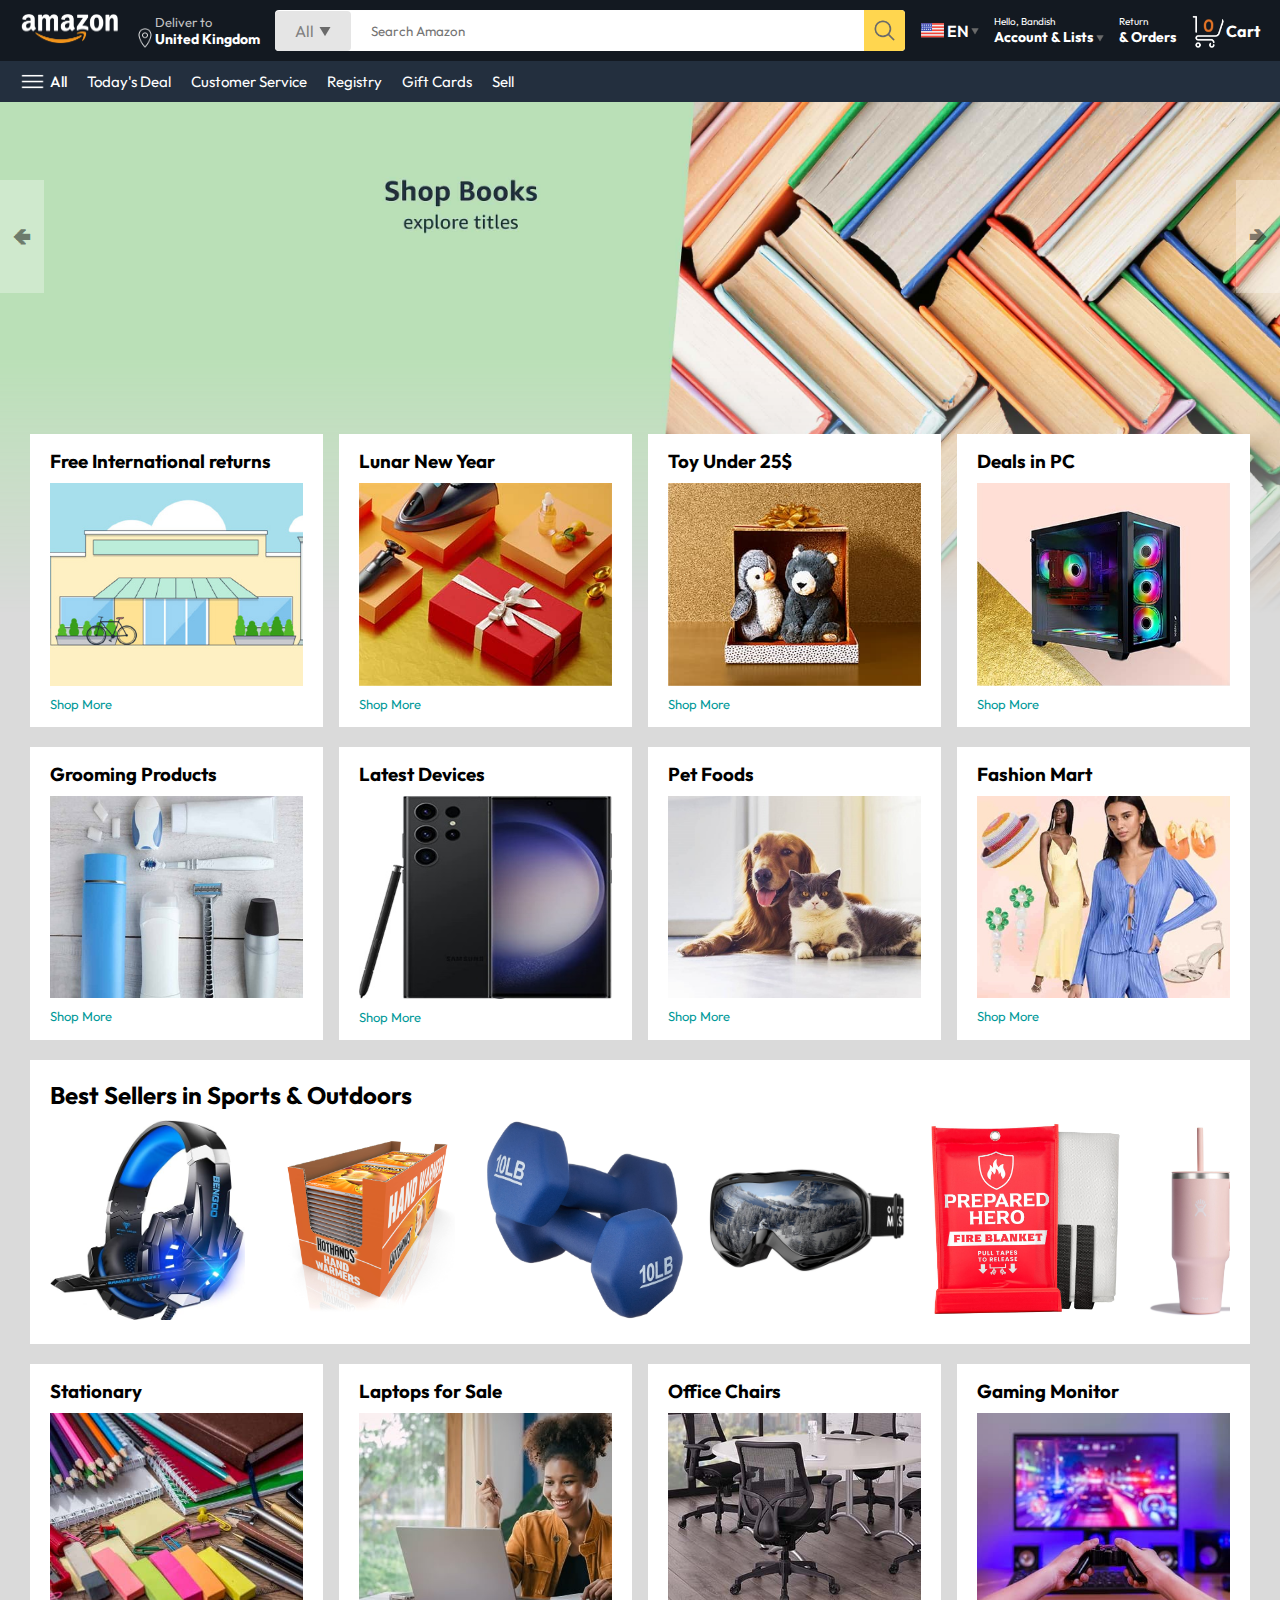
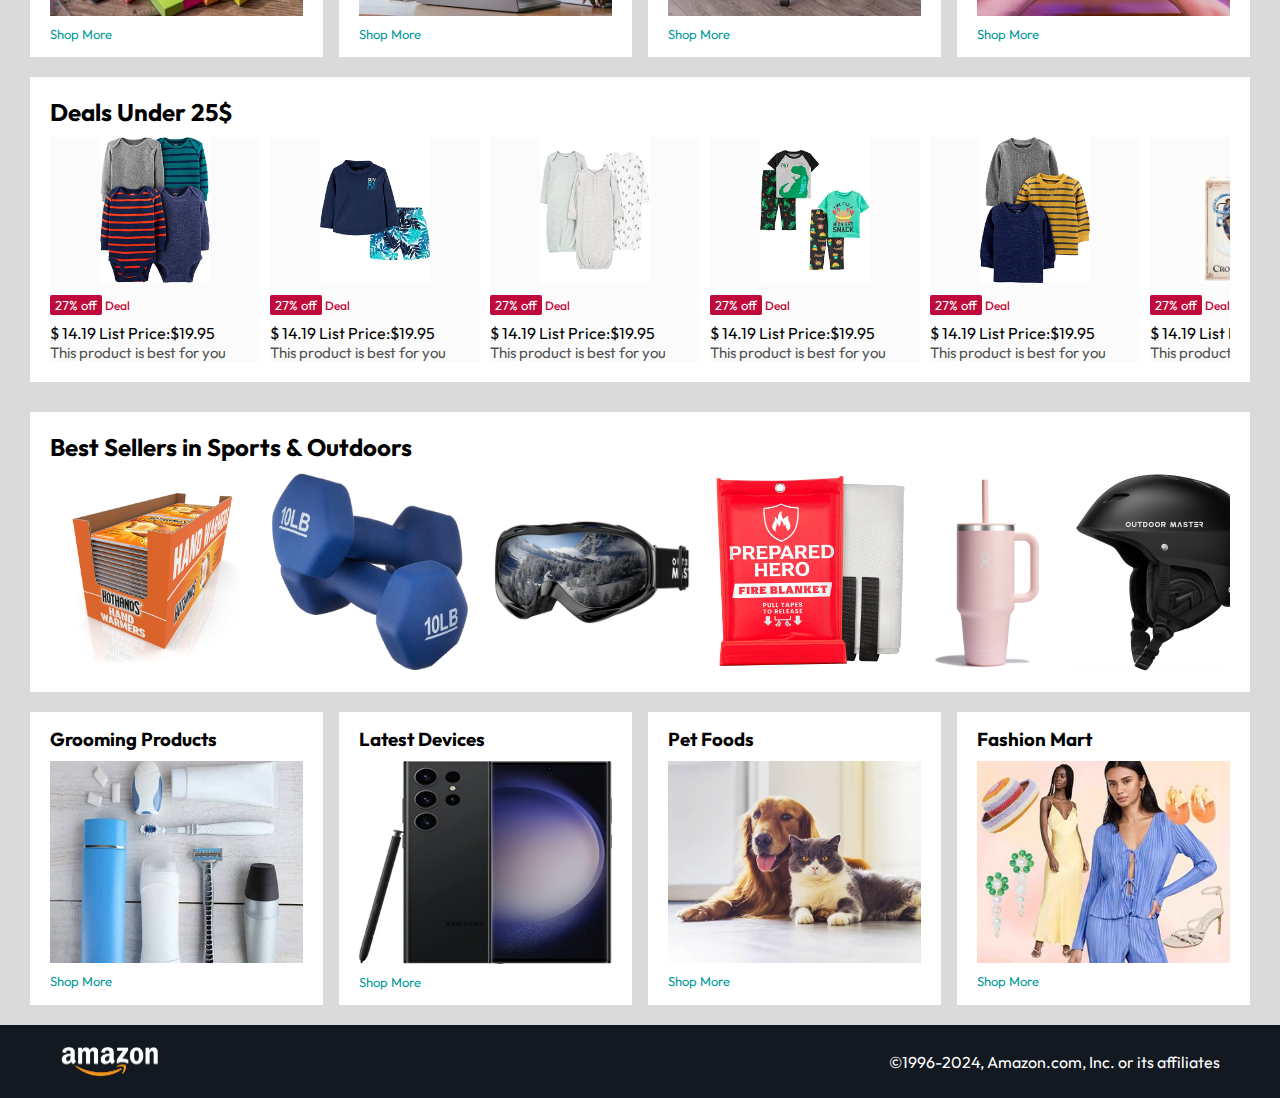
<file: index.html>
<!DOCTYPE html>
<html lang="en">
<head>
    <meta charset="UTF-8">
    <meta name="viewport" content="width=device-width, initial-scale=1.0">
    <title>Amazon - Clone By Bandish</title>
    <link rel="stylesheet" href="./style.css">
    <script src="./app.js" defer></script>
    <!-- Font Awesome CDN Links -->
    <link rel="stylesheet" href="https://site-assets.fontawesome.com/releases/v6.5.2/css/all.css">
    <link rel="stylesheet" href="https://site-assets.fontawesome.com/releases/v6.5.2/css/sharp-thin.css">
    <link rel="stylesheet" href="https://site-assets.fontawesome.com/releases/v6.5.2/css/sharp-solid.css">
    <link rel="stylesheet" href="https://site-assets.fontawesome.com/releases/v6.5.2/css/sharp-regular.css">
    <link rel="stylesheet" href="https://site-assets.fontawesome.com/releases/v6.5.2/css/sharp-light.css">
    <!--  Font Awesome CDN link ends -->
    <!-- Google Fonts CDN Link -->
    <link rel="preconnect" href="https://fonts.googleapis.com">
    <link rel="preconnect" href="https://fonts.gstatic.com" crossorigin>
    <link href="https://fonts.googleapis.com/css2?family=Outfit:wght@100..900&display=swap" rel="stylesheet">
    <!-- Google Fonts Cdn Links -->
</head>
<body>
    <nav>
      <a href="/"><img src="./assets/amazon_logo.png" width="100" alt="Amazon Ecom Logo"></a>
      <div class="nav-country">
        <img src="./assets/location_icon.png" height="20" alt="location marker">
        <div>
          <p>Deliver to</p>
          <h1>United Kingdom</h1>
        </div>
      </div>
      <!-- Search Box -->
      <div class="nav-search">
        <div class="nav-search-category">
          <p>All</p>
          <img src="./assets/dropdown_icon.png" height="12" alt="dropdown arrow">
        </div>
        <input type="text" class="nav-search-input" placeholder="Search Amazon">
        <img src="./assets/search_icon.png" class="nav-search-icon" alt="Magnifying Search glass">
      </div>
      <!-- Currency -->
      <div class="nav-language">
        <img src="./assets/us_flag.png" width="25px" alt="us flag">
        <p>EN</p>
        <img src="./assets/dropdown_icon.png" width="8px" alt="">
      </div>
      <div class="nav-text">
        <p>Hello, Bandish</p>
        <h1>Account & Lists <img src="./assets/dropdown_icon.png" width="8px" alt=""></h1>
      </div>
      <div class="nav-text">
        <p>Return</p>
        <h1>& Orders </h1>
      </div>
      <a href="" class="nav-cart"><img src="./assets/cart_icon.png" width="35px" alt=""><h4>Cart</h4></a>
    </nav>
    <div class="nav-bottom">
      <div>
        <img src="./assets/menu_icon.png" width="25px" alt="">
        <p>All</p>
      </div>
      <p>Today's Deal</p>
      <p>Customer Service</p>
      <p>Registry</p>
      <p>Gift Cards</p>
      <p>Sell</p>
    </div>
    <!-- Hero Image -->
    <div class="header-slider">
      <a href="#" class="control_prev">&#129144</a>
      <a href="#" class="control_next">&#129146</a>
      <ul>
        <li><img src="./assets/header1.jpg" class="header-img" alt=""></li>
        <li><img src="./assets/header2.jpg" class="header-img" alt=""></li>
        <li><img src="./assets/header3.jpg" class="header-img" alt=""></li>
        <li><img src="./assets/header4.jpg" class="header-img" alt=""></li>
        <li><img src="./assets/header5.jpg" class="header-img" alt=""></li>
        <li><img src="./assets/header6.jpg" class="header-img" alt=""></li>
      </ul>
    </div>

    <div class="box-row header-box">
      <div class="box-col">
       <h3>Free International returns</h3>
       <img src="./assets/box1-1.jpg" alt="">
       <a href="/">Shop More</a>
      </div>
      <div class="box-col">
       <h3>Lunar New Year</h3>
       <img src="./assets/box1-2.jpg" alt="">
       <a href="/">Shop More</a>
      </div>
      <div class="box-col">
       <h3>Toy Under 25$</h3>
       <img src="./assets/box1-3.jpg" alt="">
       <a href="/">Shop More</a>
      </div>
      <div class="box-col">
       <h3>Deals in PC</h3>
       <img src="./assets/box1-4.jpg" alt="">
       <a href="/">Shop More</a>
      </div>
    </div>
    <div class="box-row ">
      <div class="box-col">
       <h3>Grooming Products</h3>
       <img src="./assets/box2-1.jpg" alt="">
       <a href="/">Shop More</a>
      </div>
      <div class="box-col">
       <h3>Latest Devices</h3>
       <img src="./assets/box2-2.jpg" alt="">
       <a href="/">Shop More</a>
      </div>
      <div class="box-col">
       <h3>Pet Foods</h3>
       <img src="./assets/box2-3.jpg" alt="">
       <a href="/">Shop More</a>
      </div>
      <div class="box-col">
       <h3>Fashion Mart</h3>
       <img src="./assets/box2-4.jpg" alt="">
       <a href="/">Shop More</a>
      </div>
    </div>

    <div class="products-slider">
      <h2>Best Sellers in Sports & Outdoors</h2>
      <div class="products">
        <a href="./product.html"><img src="./assets/product_img.jpg" alt=""></a>
        <img src="./assets/product1-1.jpg" alt="">
        <img src="./assets/product1-2.jpg" alt="">
        <img src="./assets/product1-3.jpg" alt="">
        <img src="./assets/product1-4.jpg" alt="">
        <img src="./assets/product1-5.jpg" alt="">
        <img src="./assets/product1-6.jpg" alt="">
        <img src="./assets/product1-7.jpg" alt="">
        <img src="./assets/product1-8.jpg" alt="">
        <img src="./assets/product1-9.jpg" alt="">
        <img src="./assets/product1-10.jpg" alt="">
      </div>
    </div>

    <div class="box-row ">
      <div class="box-col">
       <h3>Stationary</h3>
       <img src="./assets/box3-1.jpg" alt="">
       <a href="/">Shop More</a>
      </div>
      <div class="box-col">
       <h3>Laptops for Sale</h3>
       <img src="./assets/box3-2.jpg" alt="">
       <a href="/">Shop More</a>
      </div>
      <div class="box-col">
       <h3>Office Chairs</h3>
       <img src="./assets/box3-3.jpg" alt="">
       <a href="/">Shop More</a>
      </div>
      <div class="box-col">
       <h3>Gaming Monitor</h3>
       <img src="./assets/box3-4.jpg" alt="">
       <a href="/">Shop More</a>
      </div>
    </div>
<div class="products-slider-with-price">
  <h2>Deals Under 25$</h2>
  <div class="products">
    <div class="product-card">
      <div class="product-img-container">
        <img src="./assets/product2-1.jpg" alt="">
      </div>
      <div class="product-offer">
        <p>27% off</p> <span>Deal</span>
      </div>
      <p>$ <span>14.19</span> List Price:$19.95</p>
      <h4>This product is best for you</h4>
    </div>
    
    <div class="product-card">
      <div class="product-img-container">
        <img src="./assets/product2-2.jpg" alt="">
      </div>
      <div class="product-offer">
        <p>27% off</p> <span>Deal</span>
      </div>
      <p>$ <span>14.19</span> List Price:$19.95</p>
      <h4>This product is best for you</h4>
    </div>

    <div class="product-card">
      <div class="product-img-container">
        <img src="./assets/product2-3.jpg" alt="">
      </div>
      <div class="product-offer">
        <p>27% off</p> <span>Deal</span>
      </div>
      <p>$ <span>14.19</span> List Price:$19.95</p>
      <h4>This product is best for you</h4>
    </div>

    <div class="product-card">
      <div class="product-img-container">
        <img src="./assets/product2-4.jpg" alt="">
      </div>
      <div class="product-offer">
        <p>27% off</p> <span>Deal</span>
      </div>
      <p>$ <span>14.19</span> List Price:$19.95</p>
      <h4>This product is best for you</h4>
    </div>
    <div class="product-card">
      <div class="product-img-container">
        <img src="./assets/product2-5.jpg" alt="">
      </div>
      <div class="product-offer">
        <p>27% off</p> <span>Deal</span>
      </div>
      <p>$ <span>14.19</span> List Price:$19.95</p>
      <h4>This product is best for you</h4>
    </div>

    <div class="product-card">
      <div class="product-img-container">
        <img src="./assets/product2-6.jpg" alt="">
      </div>
      <div class="product-offer">
        <p>27% off</p> <span>Deal</span>
      </div>
      <p>$ <span>14.19</span> List Price:$19.95</p>
      <h4>This product is best for you</h4>
    </div>

    <div class="product-card">
      <div class="product-img-container">
        <img src="./assets/product2-7.jpg" alt="">
      </div>
      <div class="product-offer">
        <p>27% off</p> <span>Deal</span>
      </div>
      <p>$ <span>14.19</span> List Price:$19.95</p>
      <h4>This product is best for you</h4>
    </div>

    <div class="product-card">
      <div class="product-img-container">
        <img src="./assets/product2-8.jpg" alt="">
      </div>
      <div class="product-offer">
        <p>27% off</p> <span>Deal</span>
      </div>
      <p>$ <span>14.19</span> List Price:$19.95</p>
      <h4>This product is best for you</h4>
    </div>
    <div class="product-card">
      <div class="product-img-container">
        <img src="./assets/product2-12.jpg" alt="">
      </div>
      <div class="product-offer">
        <p>27% off</p> <span>Deal</span>
      </div>
      <p>$ <span>14.19</span> List Price:$19.95</p>
      <h4>This product is best for you</h4>
    </div>
    <div class="product-card">
      <div class="product-img-container">
        <img src="./assets/product2-10.jpg" alt="">
      </div>
      <div class="product-offer">
        <p>27% off</p> <span>Deal</span>
      </div>
      <p>$ <span>14.19</span> List Price:$19.95</p>
      <h4>This product is best for you</h4>
    </div>
  </div>
</div>
    
<div class="products-slider">
  <h2>Best Sellers in Sports & Outdoors</h2>
  <div class="products">
    <img src="./assets/product1-1.jpg" alt="">
    <img src="./assets/product1-2.jpg" alt="">
    <img src="./assets/product1-3.jpg" alt="">
    <img src="./assets/product1-4.jpg" alt="">
    <img src="./assets/product1-5.jpg" alt="">
    <img src="./assets/product1-6.jpg" alt="">
    <img src="./assets/product1-7.jpg" alt="">
    <img src="./assets/product1-8.jpg" alt="">
    <img src="./assets/product1-9.jpg" alt="">
    <img src="./assets/product1-10.jpg" alt="">
  </div>
</div>

<div class="box-row ">
  <div class="box-col">
   <h3>Grooming Products</h3>
   <img src="./assets/box2-1.jpg" alt="">
   <a href="/">Shop More</a>
  </div>
  <div class="box-col">
   <h3>Latest Devices</h3>
   <img src="./assets/box2-2.jpg" alt="">
   <a href="/">Shop More</a>
  </div>
  <div class="box-col">
   <h3>Pet Foods</h3>
   <img src="./assets/box2-3.jpg" alt="">
   <a href="/">Shop More</a>
  </div>
  <div class="box-col">
   <h3>Fashion Mart</h3>
   <img src="./assets/box2-4.jpg" alt="">
   <a href="/">Shop More</a>
  </div>
</div>

<footer>
  <img src="./assets/amazon_logo.png" width="100" alt="">
  <p>&copy;1996-2024, Amazon.com, Inc. or its affiliates</p>
</footer>
</body>
</html>
</file>
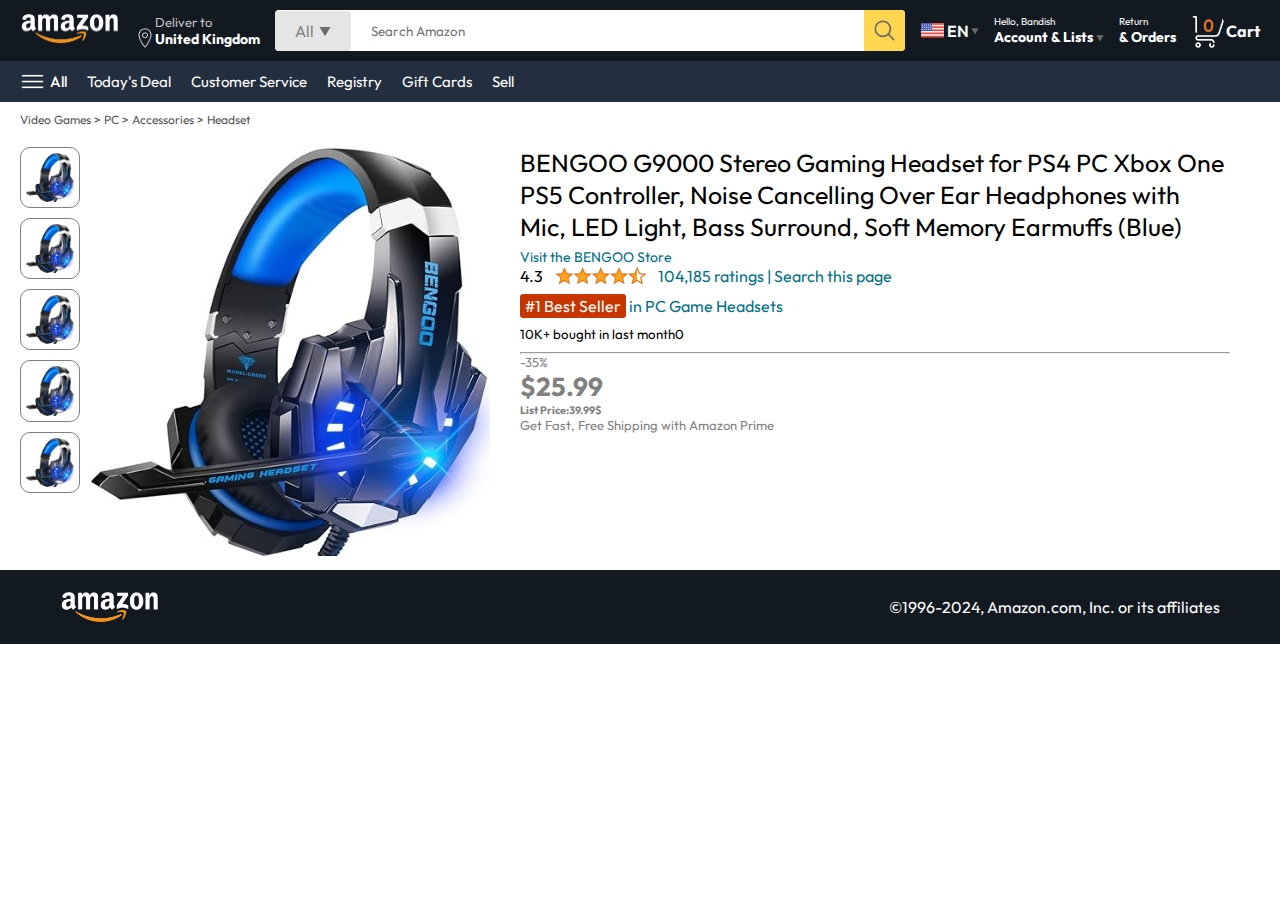
<file: product.html>
<!DOCTYPE html>
<html lang="en">

<head>
    <meta charset="UTF-8">
    <meta name="viewport" content="width=device-width, initial-scale=1.0">
    <title>Product Page</title>
    <link rel="stylesheet" href="./style.css">
    <link rel="stylesheet" href="./product.css">

    <script src="./app.js" defer></script>
    <!-- Font Awesome CDN Links -->
    <link rel="stylesheet" href="https://site-assets.fontawesome.com/releases/v6.5.2/css/all.css">
    <link rel="stylesheet" href="https://site-assets.fontawesome.com/releases/v6.5.2/css/sharp-thin.css">
    <link rel="stylesheet" href="https://site-assets.fontawesome.com/releases/v6.5.2/css/sharp-solid.css">
    <link rel="stylesheet" href="https://site-assets.fontawesome.com/releases/v6.5.2/css/sharp-regular.css">
    <link rel="stylesheet" href="https://site-assets.fontawesome.com/releases/v6.5.2/css/sharp-light.css">
    <!--  Font Awesome CDN link ends -->
    <!-- Google Fonts CDN Link -->
    <link rel="preconnect" href="https://fonts.googleapis.com">
    <link rel="preconnect" href="https://fonts.gstatic.com" crossorigin>
    <link href="https://fonts.googleapis.com/css2?family=Outfit:wght@100..900&display=swap" rel="stylesheet">
    <!-- Google Fonts Cdn Links -->
</head>

<body>
    <nav>
        <a href="/"><img src="./assets/amazon_logo.png" width="100" alt="Amazon Ecom Logo"></a>
        <div class="nav-country">
            <img src="./assets/location_icon.png" height="20" alt="location marker">
            <div>
                <p>Deliver to</p>
                <h1>United Kingdom</h1>
            </div>
        </div>
        <!-- Search Box -->
        <div class="nav-search">
            <div class="nav-search-category">
                <p>All</p>
                <img src="./assets/dropdown_icon.png" height="12" alt="dropdown arrow">
            </div>
            <input type="text" class="nav-search-input" placeholder="Search Amazon">
            <img src="./assets/search_icon.png" class="nav-search-icon" alt="Magnifying Search glass">
        </div>
        <!-- Currency -->
        <div class="nav-language">
            <img src="./assets/us_flag.png" width="25px" alt="us flag">
            <p>EN</p>
            <img src="./assets/dropdown_icon.png" width="8px" alt="">
        </div>
        <div class="nav-text">
            <p>Hello, Bandish</p>
            <h1>Account & Lists <img src="./assets/dropdown_icon.png" width="8px" alt=""></h1>
        </div>
        <div class="nav-text">
            <p>Return</p>
            <h1>& Orders </h1>
        </div>
        <a href="" class="nav-cart"><img src="./assets/cart_icon.png" width="35px" alt="">
            <h4>Cart</h4>
        </a>
    </nav>
    <div class="nav-bottom">
        <div>
            <img src="./assets/menu_icon.png" width="25px" alt="">
            <p>All</p>
        </div>
        <p>Today's Deal</p>
        <p>Customer Service</p>
        <p>Registry</p>
        <p>Gift Cards</p>
        <p>Sell</p>
    </div>

    <p class="breadcrum">Video Games > PC > Accessories > Headset</p>
    <div class="product-display">
        <div class="product-d-image">
            <div class="product-icons">
                <img src="./assets/product_img.jpg" width="60" alt="">
                <img src="./assets/product_img.jpg" width="60" alt="">
                <img src="./assets/product_img.jpg" width="60" alt="">
                <img src="./assets/product_img.jpg" width="60" alt="">
                <img src="./assets/product_img.jpg" width="60" alt="">
            </div>
            <div class="product-main-image">
                <img src="./assets/product_img.jpg" width="400" alt="">

            </div>
        </div>
        <div class="product-d-details">
            <p class="product-title">BENGOO G9000 Stereo Gaming Headset for PS4 PC Xbox One PS5 Controller, Noise
                Cancelling Over Ear Headphones with Mic, LED Light, Bass Surround, Soft Memory Earmuffs (Blue)</p>
            <p class="brand-store">Visit the BENGOO Store</p>
            <div class="product-rating">
                <div>
                    <div>4.3 <img src="./assets/rating_img.png" alt="" height="20px"></div>
                    <p>104,185 ratings | Search this page</p>
                </div>
                <p><span>#1 Best Seller</span> in PC Game Headsets</p>
                <h5>10K+ bought in last month0</h5>
                <hr>
            </div>
            <div class="product-price">
                <div>
                    <p>-35%</p>
                    <h1>$25.99</h1>
                </div>
                <h5>List Price:39.99$</h5>
                <p>Get Fast, Free Shipping with Amazon Prime</p>
            </div>
        </div>
        <div class="product-d-purchase"></div>

    </div>

    <footer>
        <img src="./assets/amazon_logo.png" width="100" alt="">
        <p>&copy;1996-2024, Amazon.com, Inc. or its affiliates</p>
    </footer>
</body>

</html>
</file>
<file: style.css>
*{
    margin: 0;
    padding: 0;
    box-sizing: border-box;
    font-family: Outfit,system-ui, -apple-system, BlinkMacSystemFont, 'Segoe UI', Roboto, Oxygen, Ubuntu, Cantarell, 'Open Sans', 'Helvetica Neue', sans-serif;
}
body{
   background-color: #dadada; 
}
a{
    text-decoration: none;
    color: inherit;
}
nav{
    display: flex;
    align-items: center;
    justify-content: space-between;
    background:#131921;
    padding: 10px 20px;
    color: white;
}
.nav-country{
    display: flex;
    align-items: end;
    margin-left: 15px;
    font-size: 13px;
    color: #c4c4c4;
}
.nav-country h1{
    color: white;
    font-size: 14px;
}
.nav-search{
    flex: 1;
    display: flex;
    align-items: center;
    background-color: white;
    color: gray;
    max-width: 1000px;
    border-radius:4px;
    margin-left: 15px;
}
.nav-search-category{
    display: flex;
    align-items: center;
    padding: 10px 20px;
    gap: 5px;
    background-color: #e5e5e5;
    border-radius: 4px;
}
.nav-search-input{
    border: none;
    outline: none;
    padding-left: 20px;
    width: 100%;
}
.nav-search-icon{
    max-width: 41px;
    padding: 8px;
    background: #ffd64f;
    border-radius: 0 4px 4px 0;
}

.nav-language{
    display: flex;
    align-items: center;
    margin-left: 15px;
    gap: 2px;
    font-weight: 600;
}
.nav-text{
    margin-left: 15px;
}
.nav-text p{
    font-size: 10px;
}
.nav-text h1{
    font-size: 14px;
}
.nav-cart{
    display: flex;
    align-items: center;
    margin-left:15px ;
}
/* Bottom Nav */
.nav-bottom{
    display: flex;
    align-items: center;
    gap: 20px;
    padding: 8px 20px;
    background-color: #232f3e;
    color: white;
    font-size: 15px;
}
.nav-bottom div{
    display: flex;
    align-items: center;
    gap: 5px;
    font-weight: 500;
}
/* Header SLider Images */
.header-slider ul{
    display: flex;
    overflow-y: hidden;
}
.header-img{
    max-width: 100%;
    mask-image: linear-gradient(to bottom, #000000 50%, transparent 100%);
}
.header-slider a{
    position: absolute;
    top: 20%;
    z-index: 1;
    padding: 5vh 1vw;
    background-color: #ffffff4f;
    color: #0000007b;
    font-size: 18px;
    font-weight: 600;
    text-decoration: none;
}
.control_next{
    right: 0;
}
.control_prev{
    left: 0;
}
/* Box */
.box-row{
    display: flex;
    justify-content: space-between;
    flex-wrap: wrap;
    row-gap: 20px;
    margin: 20px 30px;
}
.box-col{
    display: flex;
    flex-direction: column;
    gap: 10px;
    padding: 15px 20px;
    max-width: 24%;
    min-height: 200px;
    background-color: white;
    z-index: 1;
}
.box-col a{
    font-size:13px ;
    color: #009999;
}
.header-box{
    margin-top: -20vh;
    
}

.products-slider{
    background-color: white;
    margin: 0 30px;
    padding: 20px;
    margin-bottom: 15px;
}
.products-slider .products{
    display: flex;
    overflow-x: auto;
    gap: 20px;
    margin-top: 10px;
}
.products-slider .products img{
    max-width: 200px;
    max-height: 200px;
}
.products-slider .products::-webkit-scrollbar{
    display: none;
}

.products-slider-with-price{
    background-color: white;
    margin: 0 30px;
    padding: 20px;
    margin-bottom: 30px;
}
.products-slider-with-price .products{
  display: flex;  
  overflow-x: auto;
  gap: 10px;
  margin-top: 10px;
}
.products-slider-with-price .products::-webkit-scrollbar{
    display: none;
}
.product-card{
    display: flex;
    flex-direction: column;
    justify-content: end;
    min-width: 210px;
    background-color: #fbfbfb;
}
.product-card img{
    width:110px;
    margin: 0 50px;
}
.product-offer p{
background-color: #be0b3b;
color: white;
display: inline-block;
padding: 2px 5px;
border-radius: 2px;
margin: 8px 0;
font-size: 13px;
}
.product-offer span{
    color: #be0b3b;
    font-weight: 500;
    font-size: 12px;

}
.product-price{
    color: gray;
    font-size: 13px;
}
.product-card h4{
    font-size: 15px;
    font-weight: 400;
    color: #525252;
}
footer{
    display: flex;
    justify-content: space-between;
    align-items: center;
    color: white;
    background: #131921;
    padding: 20px 60px;
}
</file>
<file: product.css>
body{
    background-color: white;
}
.breadcrum{
    padding: 10px 20px;
    font-size: 12px;
    color: #565656;
}
.product-display{
    min-height: 100%;
    padding: 10px 20px;
    display: flex;
}
.product-d-image{
    display: flex;
    gap: 10px;
}
.product-icons{
    display: flex;
    flex-direction: column;
    gap: 10px;
}
.product-icons img{
    border: 1px solid gray;
    border-radius: 10px;
    padding: 5px;
}
.product-d-details{
margin: 0 30px;
}
.product-title{
    font-size: 25px;
}
.brand-store{
    font-size: 14px;
    color:#007185;
    margin-top: 5px;
}
.product-rating{
    display: flex;
    flex-direction: column;
    gap: 10px;
}
.product-rating div{
    display: flex;
    align-items: center;
    gap: 10px;
}
.product-rating p{
    color: #007185;
}
.product-rating p span{
    color: #fff;
    background-color: #c73500;
    padding: 2px 5px;
    border-radius: 3px;
}
.product-rating h5{
    font-weight: 400;
}
</file>
